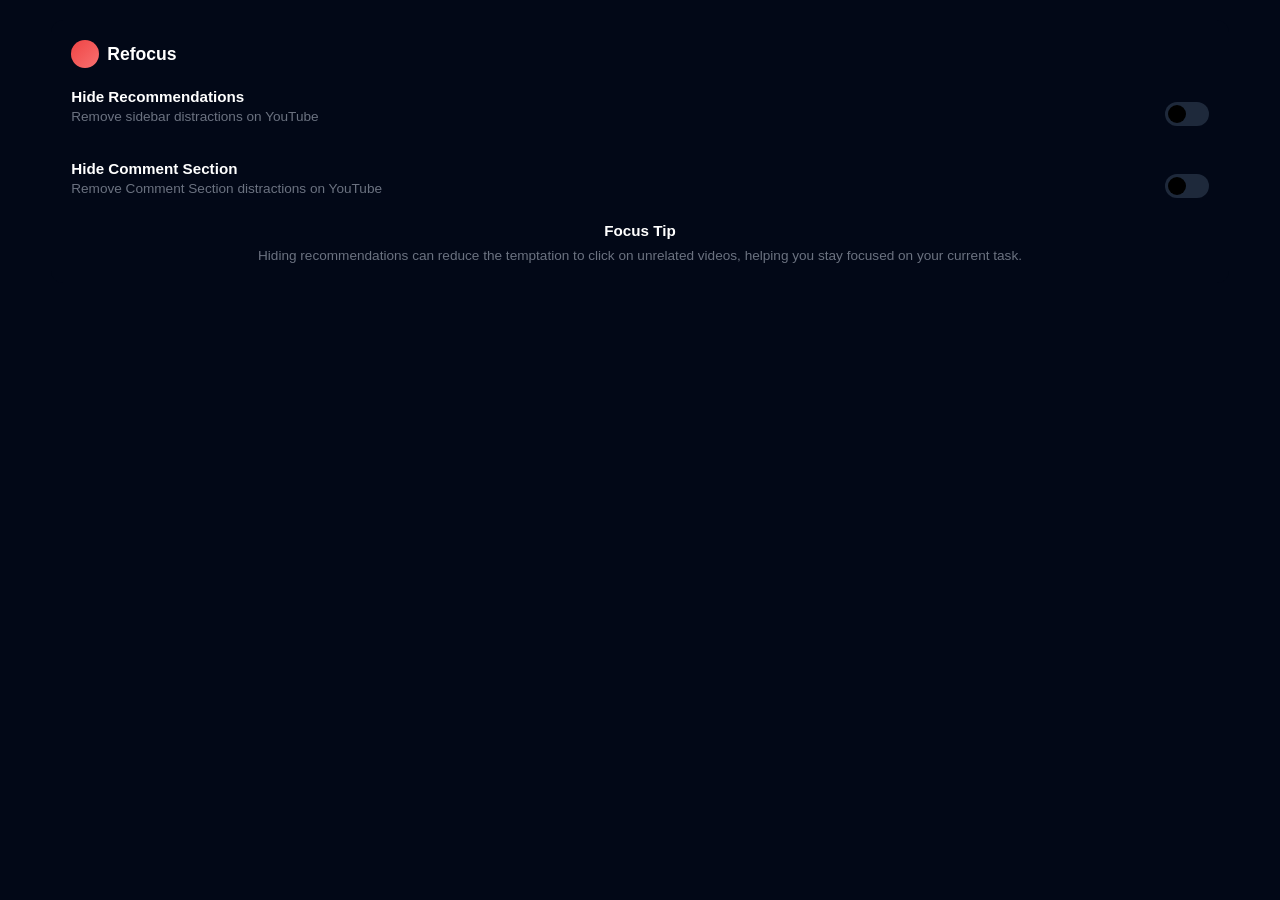
<file: index.html>
<!DOCTYPE html>
<html>

<head>
  <meta charset="UTF-8" />
  <title>FocusTube</title>
  <link rel="stylesheet" href="./index.css" />
</head>

<body>
  <div class="card">
    <div class="card-header">
      <div class="logo">
        <span class="logo-icon"></span>
        Refocus
      </div>
    </div>

    <div class="toggle-row">
      <div>
        <div class="section-title">Hide Recommendations</div>
        <div class="section-description">
          Remove sidebar distractions on YouTube
        </div>
      </div>

      <label class="toggleswitch">
        <input type="checkbox" id="toggleSidebar" />
        <span class="slider"></span>
      </label>
    </div>

    <div class="toggle-row">
      <div>
        <div class="section-title">Hide Comment Section</div>
        <div class="section-description">
          Remove Comment Section distractions on YouTube
        </div>
      </div>





      <label class="toggleswitch">
        <input type="checkbox" id="toggleComments" />
        <span class="slider"></span>
      </label>
    </div>


    <div class="bottom-box">
      <div class="section-title"">Focus Tip
      </div>
      <p class="section-description-bottom">
        Hiding recommendations can reduce the temptation to click on unrelated videos, helping you stay focused on your
        current task.
      </p>
    </div>


    <script src="./index.js"></script>
</body>

</html>
</file>
<file: index.css>
* {
  box-sizing: border-box;
  font-family: "Segoe UI", "Inter", sans-serif;
  margin: 0;
  padding: 0;
}

::-webkit-scrollbar {
  display: none;
}

body {
  padding: 20px;
  color: #1f2937;
  background-color: #020817;
}

.card {
  background-color: #020817;
  border-radius: 12px;
  padding: 20px;
  width: 92vw;
  margin: 0px auto;
}

.card-header {
  display: flex;
  justify-content: space-between;
  align-items: center;
  margin-bottom: 20px;
}

.logo {
  display: flex;
  align-items: center;
  font-weight: 600;
  font-size: 1.1rem;
  color: white;
}

.logo-icon {
  width: 28px;
  height: 28px;
  background: linear-gradient(135deg, #ef4444, #f87171);
  border-radius: 50%;
  margin-right: 8px;
}

.settings-icon {
  width: 18px;
  height: 18px;
  background-color: #e5e7eb;
  border-radius: 4px;
}

.section-title {
  font-weight: 600;
  font-size: 0.95rem;
  margin-bottom: 4px;
  color: white;
}

.section-description {
  font-size: 0.85rem;
  color: #6b7280;
  margin-bottom: 16px;
}

.toggle-row {
  display: flex;
  justify-content: space-between;
  align-items: center;
  gap: 12px;
  margin-top: 20px;
}

.toggleswitch {
  position: relative;
  display: inline-block;
  width: 44px;
  height: 24px;
}

.toggleswitch input {
  opacity: 0;
  width: 0;
  height: 0;
}

.slider {
  position: absolute;
  cursor: pointer;
  top: 0;
  left: 0;
  right: 0;
  bottom: 0;
  background-color: #1e293b; 
  transition: 0.3s;
  border-radius: 34px;
}

.slider::before {
  content: "";
  position: absolute;
  height: 18px;
  width: 18px;
  left: 3px;
  bottom: 3px;
  background-color: black;
  transition: 0.3s;
  border-radius: 50%;
}

.toggleswitch input:checked+.slider {
  background-color: white;
}

.toggleswitch input:checked+.slider::before {
  transform: translateX(20px);
}

.tip {
  font-weight: 600;
  font-size: 0.7rem;
  margin-bottom: 6px;
  margin-top: 12px;
  text-align: center;
}

.tip-text {
  font-size: 0.7rem;
  color: #4b5563;
  line-height: 1.5;
  text-align: center;
}

.footer {
  margin-top: 20px;
  font-size: 0.8rem;
  text-align: center;
  color: #9ca3af;
  padding-top: 10px;
  border-top: 1px solid #e5e7eb;
}


.bottom-box {
  display: flex;
  flex-direction: column;
  justify-content: center;
  align-items: center;
  margin-top: 10px;
  gap: 5px;
}

.section-description-bottom {
  text-align: center;
  font-size: 0.85rem;
  color: #6b7280;

}
</file>
